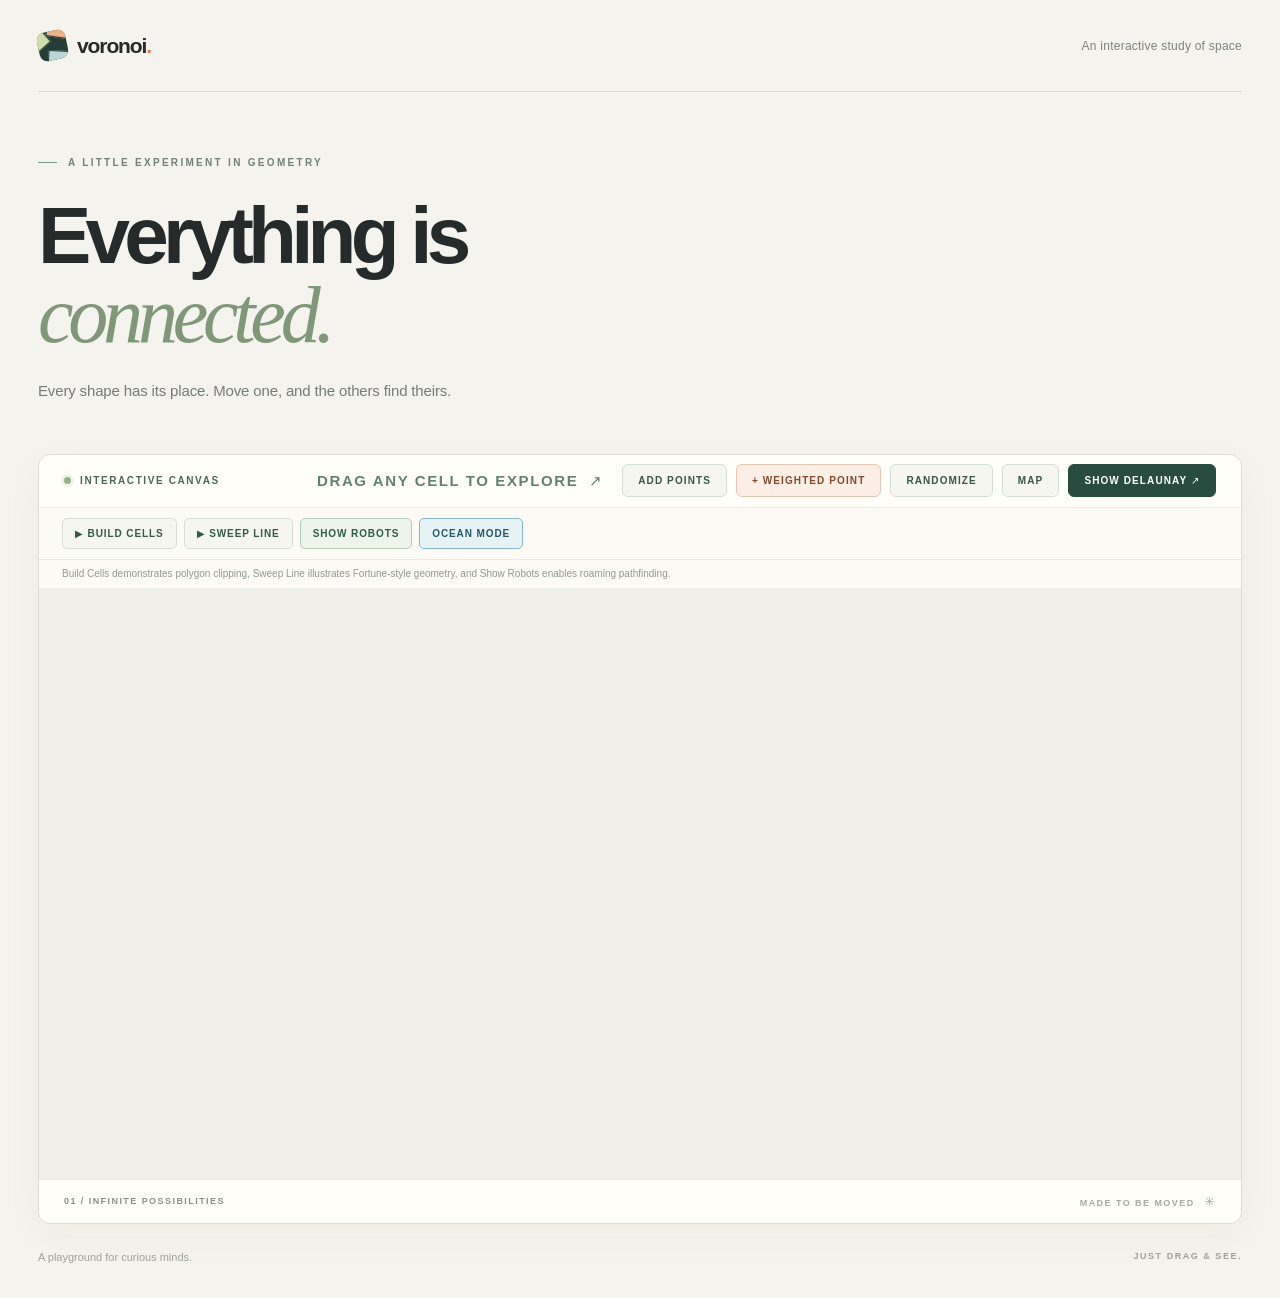
<file: index.html>
<!doctype html>
<html lang="en">
<head>
  <meta charset="utf-8">
  <meta name="viewport" content="width=device-width, initial-scale=1">
  <meta name="theme-color" content="#f5f3ed">
  <meta name="description" content="An interactive Voronoi and Delaunay playground. Move, add, and randomize points.">
  <title>Voronoi — An interactive playground</title>
  <link rel="stylesheet" href="./styles.css?v=9">
  <script src="./visualizations.js?v=3" defer></script>
  <script src="./robot-demo.js?v=2" defer></script>
  <script src="./robot-swarm.js?v=2" defer></script>
  <script src="./ocean-mode.js?v=1" defer></script>
  <script src="./script.js?v=12" defer></script>
</head>
<body>
  <main class="page">
    <header class="topbar">
      <a class="brand" href="./" aria-label="Voronoi home">
        <span class="brand-mark" aria-hidden="true"><span></span><span></span><span></span></span>
        <span>voronoi<span class="brand-dot">.</span></span>
      </a>
      <span class="topbar-note">An interactive study of space</span>
    </header>

    <section class="intro" aria-labelledby="title">
      <p class="eyebrow"><span class="eyebrow-line"></span> A LITTLE EXPERIMENT IN GEOMETRY</p>
      <h1 id="title">Everything is<br><em>connected.</em></h1>
      <p class="description">Every shape has its place. Move one, and the others find theirs.</p>
    </section>

    <section class="playground" aria-label="Interactive geometry canvas">
      <div class="canvas-bar">
        <span class="canvas-label"><span class="live-dot"></span> INTERACTIVE CANVAS</span>
        <div class="canvas-actions">
          <span class="canvas-hint" id="canvas-hint"><span class="hint-text">DRAG ANY CELL TO EXPLORE</span> <span aria-hidden="true">↗</span></span>
          <button class="view-toggle mode-toggle" id="add-toggle" type="button" aria-pressed="false">ADD POINTS</button>
          <button class="view-toggle weighted-button" id="weighted-point-button" type="button" title="Add a point with randomized influence">+ WEIGHTED POINT</button>
          <button class="view-toggle randomize-button" id="randomize-button" type="button">RANDOMIZE</button>
          <button class="view-toggle map-toggle" id="map-toggle" type="button" aria-pressed="false" aria-label="Show street map">MAP</button>
          <button class="view-toggle diagram-toggle" id="view-toggle" type="button">SHOW DELAUNAY ↗</button>
        </div>
      </div>
      <div class="playback-toolbar" aria-label="Construction animations">
        <div class="playback-buttons">
          <button class="playback-button" id="build-play" type="button">▶ BUILD CELLS</button>
          <button class="playback-button" id="sweep-play" type="button">▶ SWEEP LINE</button>
          <button class="playback-button robots-toggle" id="robots-toggle" type="button" aria-pressed="false">SHOW ROBOTS</button>
          <button class="playback-button ocean-toggle" id="ocean-toggle" type="button" aria-pressed="false">OCEAN MODE</button>
          <button class="playback-button ocean-control" id="ocean-pause" type="button" hidden>PAUSE MISSION</button>
          <button class="playback-button ocean-control" id="ocean-restart" type="button" hidden>RESTART</button>
          <button class="playback-button ocean-control" id="ocean-station" type="button" hidden>+ PRIORITY STATION</button>
          <button class="playback-button playback-pause" id="animation-pause" type="button" hidden>PAUSE</button>
          <button class="playback-button playback-exit" id="animation-exit" type="button" hidden>EXIT</button>
        </div>
        <div class="playback-progress" id="animation-panel" hidden>
          <label for="animation-scrub" class="playback-status" id="animation-status">READY</label>
          <input id="animation-scrub" type="range" min="0" max="1000" value="0" aria-label="Animation progress">
        </div>
      </div>
      <p class="playback-note" id="animation-note">Build Cells demonstrates polygon clipping, Sweep Line illustrates Fortune-style geometry, and Show Robots enables roaming pathfinding.</p>
      <div class="ocean-dashboard" id="ocean-dashboard" hidden aria-label="Ocean survey mission">
        <div class="ocean-dashboard-heading">
          <span><span class="ocean-live-dot"></span> AUTONOMOUS OCEAN SURVEY</span>
          <span>FICTIONAL COASTAL REGION · SIMULATED DATA</span>
        </div>
        <div class="ocean-metrics">
          <div><strong id="ocean-coverage">0%</strong><span>PRIORITY-WEIGHTED COVERAGE</span></div>
          <div><strong id="ocean-distance">0 m</strong><span>SIMULATED DISTANCE</span></div>
          <div><strong id="ocean-battery">100%</strong><span>AVG. BATTERY</span></div>
          <div><strong id="ocean-time">00:00</strong><span>MISSION TIME</span></div>
        </div>
        <p class="ocean-help" id="ocean-help">Four autonomous vehicles scan separate Voronoi zones. Add a priority station to focus the survey on an area of interest.</p>
      </div>
      <div class="diagram-stage" id="diagram-stage">
        <div id="map-tiles" class="map-tiles" aria-hidden="true"></div>
        <canvas id="diagram" aria-label="Voronoi diagram. Drag a colored region with a mouse or your finger to reshape nearby regions."></canvas>
        <div class="map-attribution" id="map-attribution" hidden>
          Amsterdam, Netherlands · © <a href="https://www.openstreetmap.org/copyright" target="_blank" rel="noopener noreferrer">OpenStreetMap contributors</a>
        </div>
      </div>
      <div class="canvas-footer">
        <span>01 / INFINITE POSSIBILITIES</span>
        <span>MADE TO BE MOVED <span aria-hidden="true">✳</span></span>
      </div>
    </section>

    <footer class="page-footer">
      <span>A playground for curious minds.</span>
      <span>JUST DRAG &amp; SEE.</span>
    </footer>
  </main>
</body>
</html>
</file>
<file: styles.css>
:root{font-family:Inter,"Helvetica Neue",Arial,sans-serif;color:#252b2a;background:#f5f3ed;font-synthesis:none;text-rendering:optimizeLegibility;-webkit-font-smoothing:antialiased}
*{box-sizing:border-box}
html,body{margin:0;min-height:100%}
body{padding:0 38px}
.page{max-width:1300px;margin:auto}
.topbar{height:92px;display:flex;justify-content:space-between;align-items:center;border-bottom:1px solid #dadbd4}
.brand{display:inline-flex;align-items:center;gap:10px;font-size:21px;font-weight:800;letter-spacing:-1.1px;text-decoration:none;color:inherit}
.brand-dot{color:#e57d54}
.brand-mark{position:relative;width:29px;height:29px;display:inline-block;background:#253d37;border-radius:8px;overflow:hidden;transform:rotate(-12deg)}
.brand-mark span{position:absolute;display:block;background:#cfdfaa;border:1px solid #253d37}
.brand-mark span:nth-child(1){width:18px;height:21px;left:-8px;top:-5px;transform:rotate(-30deg)}
.brand-mark span:nth-child(2){width:23px;height:13px;right:-5px;top:-5px;transform:rotate(20deg);background:#edb18a}
.brand-mark span:nth-child(3){width:25px;height:18px;left:7px;bottom:-10px;transform:rotate(15deg);background:#bbd7d3}
.topbar-note{font-size:12px;color:#7b827e;letter-spacing:.02em}
.intro{padding:65px 0 50px;max-width:800px}
.eyebrow{display:flex;align-items:center;gap:11px;color:#728078;font-size:10px;font-weight:750;letter-spacing:.23em;margin:0 0 28px}
.eyebrow-line{display:block;width:19px;height:1px;background:#7c9787}
h1{margin:0;font-weight:750;font-size:clamp(50px,6.25vw,91px);line-height:.99;letter-spacing:-.072em}
h1 em{font-family:Georgia,"Times New Roman",serif;font-weight:400;letter-spacing:-.065em;color:#81977a}
.description{margin:23px 0 0;font-size:15px;line-height:1.7;color:#747c77;letter-spacing:-.01em}
.playground{border:1px solid #dcded5;border-radius:12px;background:#fffef9;overflow:hidden;box-shadow:0 12px 40px rgba(45,54,42,.035)}
.canvas-bar,.canvas-footer{height:53px;padding:0 25px;display:flex;align-items:center;justify-content:space-between;gap:15px;font-size:10px;letter-spacing:.16em;font-weight:750;color:#8a9189}
.canvas-bar{border-bottom:1px solid #e9ebe5}
.canvas-label{display:flex;align-items:center;gap:9px;color:#4c665a}
.live-dot{height:7px;width:7px;border-radius:50%;background:#96b28b;box-shadow:0 0 0 3px #edf3e8}
.canvas-actions{display:flex;align-items:center;gap:9px}
.canvas-actions .canvas-hint{margin-right:10px}
.canvas-hint{color:#989e97;white-space:nowrap}
.view-toggle{font:inherit;letter-spacing:.11em;font-weight:750;border:1px solid #284d40;border-radius:6px;background:#284d40;color:#fff;padding:10px 15px;cursor:pointer;white-space:nowrap;transition:background .16s,border-color .16s}
.view-toggle:hover{background:#3e6856;border-color:#3e6856}
.mode-toggle,.randomize-button{background:#f5f6f0;border-color:#d5ded3;color:#3b5549}
.mode-toggle:hover,.randomize-button:hover{background:#e4eae0;border-color:#b4c6b7}
.mode-toggle.is-active{background:#3f6856;border-color:#3f6856;color:white}
.mode-toggle.is-active:hover{background:#527b67;border-color:#527b67}
.view-toggle:focus-visible{outline:3px solid #9cbaaa;outline-offset:3px}
.canvas-hint span{font-size:15px;color:#638172;margin-left:6px}
#diagram{display:block;width:100%;height:clamp(370px,48vw,590px);cursor:grab;touch-action:none;background:#f0efe9}
#diagram:active{cursor:grabbing}
.canvas-footer{height:44px;border-top:1px solid #e9ebe5;font-size:9px}
.canvas-footer span:last-child{color:#a5aaa3}
.canvas-footer span span{font-size:13px;margin-left:5px}
.page-footer{display:flex;justify-content:space-between;gap:20px;padding:27px 0 35px;color:#9ca19a;font-size:11px}
.page-footer span:last-child{font-size:9px;letter-spacing:.17em;font-weight:750}
@media(max-width:1100px){.canvas-hint{display:none}}
@media(max-width:700px){
  .canvas-bar{height:auto;min-height:53px;flex-wrap:wrap;padding:12px 14px;gap:11px}
  .canvas-actions{width:100%;gap:6px}
  .canvas-actions .view-toggle{flex:1;min-width:0;font-size:9px;letter-spacing:.025em;padding:10px 5px}
}
@media(max-width:650px){body{padding:0 17px}.topbar{height:70px}.topbar-note{display:none}.intro{padding:48px 0 38px}.eyebrow{font-size:9px;letter-spacing:.16em;margin-bottom:23px}.description{font-size:14px}.canvas-bar{padding:12px 14px;height:auto;min-height:46px}.canvas-hint{font-size:8px;letter-spacing:.05em}.canvas-footer{padding:0 13px;font-size:8px}#diagram{height:min(65vh,500px);min-height:340px}.page-footer{font-size:10px}}
@media(prefers-reduced-motion:reduce){*,*::before,*::after{scroll-behavior:auto!important}}


.playback-toolbar{display:flex;align-items:center;justify-content:space-between;gap:16px;padding:10px 23px;border-bottom:1px solid #e9ebe5;background:#fbfaf5;flex-wrap:wrap}
.playback-buttons{display:flex;align-items:center;flex-wrap:wrap;gap:7px}
.playback-button{padding:9px 12px;border-radius:5px;border:1px solid #d6dfd5;background:#f4f6ef;color:#355a49;font:inherit;font-size:10px;font-weight:750;letter-spacing:.09em;cursor:pointer}
.playback-button:hover{background:#e5ece2}
.playback-button.is-active{background:#284d40;border-color:#284d40;color:white}
.playback-button:focus-visible{outline:3px solid #9cbaaa;outline-offset:2px}
.playback-button[hidden],.playback-progress[hidden]{display:none}
.playback-progress{display:flex;align-items:center;gap:13px;flex:1;min-width:200px;max-width:430px}
.playback-status{color:#607269;font-size:9px;font-weight:700;letter-spacing:.04em;min-width:120px;max-width:240px;white-space:nowrap;overflow:hidden;text-overflow:ellipsis}
#animation-scrub{flex:1;min-width:85px;accent-color:#426c57;cursor:pointer}
.playback-note{margin:0;padding:7px 23px;background:#fbfaf5;border-bottom:1px solid #eceee9;color:#929a92;font-size:10px;line-height:1.4}
@media(max-width:700px){.playback-toolbar{padding:10px 13px;gap:10px}.playback-button{font-size:9px;padding:8px 9px}.playback-progress{min-width:100%;max-width:none}.playback-note{padding:8px 13px;font-size:9px}}

/* Amsterdam street map: optional, noninteractive, always behind the drawing canvas. */
.diagram-stage{position:relative;overflow:hidden;background:#f0efe9}
.diagram-stage #diagram{position:relative;z-index:1;background:transparent}
.diagram-stage:not(.map-on) #diagram{background:#f0efe9}
.map-tiles{display:none;position:absolute;inset:0;z-index:0;overflow:hidden;background:#e8e9e5;pointer-events:none}
.map-on .map-tiles{display:block}
.map-tiles img{position:absolute;display:block;width:256px;height:256px;max-width:none;pointer-events:none;user-select:none}
.map-attribution{position:absolute;bottom:5px;right:7px;z-index:2;max-width:calc(100% - 14px);padding:4px 6px;border-radius:4px;background:rgba(255,255,255,.92);font-size:10px;line-height:1.25;letter-spacing:0;color:#33463b}
.map-attribution a{color:#254f3b;pointer-events:auto}
.map-attribution[hidden]{display:none}
.map-toggle{background:#f5f6f0;border-color:#d5ded3;color:#3b5549}
.map-toggle:hover{background:#e4eae0;border-color:#b4c6b7}
.map-toggle.is-active{background:#3f6856;border-color:#3f6856;color:#fff}


@media(max-width:520px){
  .canvas-actions{display:grid;grid-template-columns:repeat(2,minmax(0,1fr));width:100%}
  .canvas-actions .view-toggle{width:100%;white-space:normal;line-height:1.25;min-height:34px}
}

/* Navigation simulation control */
.robot-button{border-color:#b5ccb9;background:#edf4ea;color:#315b46}
.robot-button:hover{background:#deecdf}
.robot-button.is-active{background:#295a44;border-color:#295a44;color:white}

/* Persistent robot visualization toggle */
.robots-toggle{border-color:#b5ccb9;background:#edf4ea;color:#315b46}
.robots-toggle:hover{background:#deecdf}
.robots-toggle.is-active{background:#295a44;border-color:#295a44;color:#fff}

/* Weighted power diagram points */
.weighted-button{background:#faeee5;border-color:#e5c6b2;color:#88482f}
.weighted-button:hover{background:#f5ddcc;border-color:#d6a98e}
@media(max-width:700px){.canvas-actions{flex-wrap:wrap}.canvas-actions .view-toggle{flex:1 1 auto}}


/* Autonomous ocean survey mission */
.ocean-toggle{border-color:#87b6c8;background:#e7f2f4;color:#24596b}
.ocean-toggle:hover{background:#d2e7ed}
.ocean-toggle.is-active{background:#216578;border-color:#216578;color:#fff}
.ocean-control{border-color:#9ec8d2;background:#eff7f8;color:#24596b}
.ocean-control.is-active{background:#d7e9f0}
.ocean-control[hidden]{display:none}
.canvas-bar.ocean-active .canvas-actions{opacity:.42;pointer-events:none}
.playback-toolbar.ocean-active #build-play,
.playback-toolbar.ocean-active #sweep-play,
.playback-toolbar.ocean-active #robots-toggle{display:none}
.ocean-dashboard{background:#143e52;color:#effafa;padding:16px 23px 13px;border-bottom:1px solid #295768}
.ocean-dashboard[hidden]{display:none}
.ocean-dashboard-heading{display:flex;justify-content:space-between;gap:12px;align-items:center;font-size:10px;font-weight:800;letter-spacing:.13em;color:#a4d5df}
.ocean-live-dot{display:inline-block;width:7px;height:7px;border-radius:50%;background:#72e0be;margin-right:7px}
.ocean-metrics{display:grid;grid-template-columns:repeat(4,minmax(0,1fr));gap:20px;margin:15px 0 12px}
.ocean-metrics div{display:flex;flex-direction:column;gap:4px}
.ocean-metrics strong{font-size:clamp(18px,2.5vw,29px);letter-spacing:-.04em;font-variant-numeric:tabular-nums}
.ocean-metrics span{font-size:9px;letter-spacing:.1em;color:#aad0d6;font-weight:700}
.ocean-help{font-size:11px;line-height:1.5;color:#c0dce2;margin:0}
@media(max-width:700px){
  .ocean-dashboard{padding:14px}
  .ocean-dashboard-heading{flex-direction:column;align-items:flex-start;font-size:9px}
  .ocean-metrics{gap:12px;grid-template-columns:repeat(2,minmax(0,1fr))}
}
</file>
